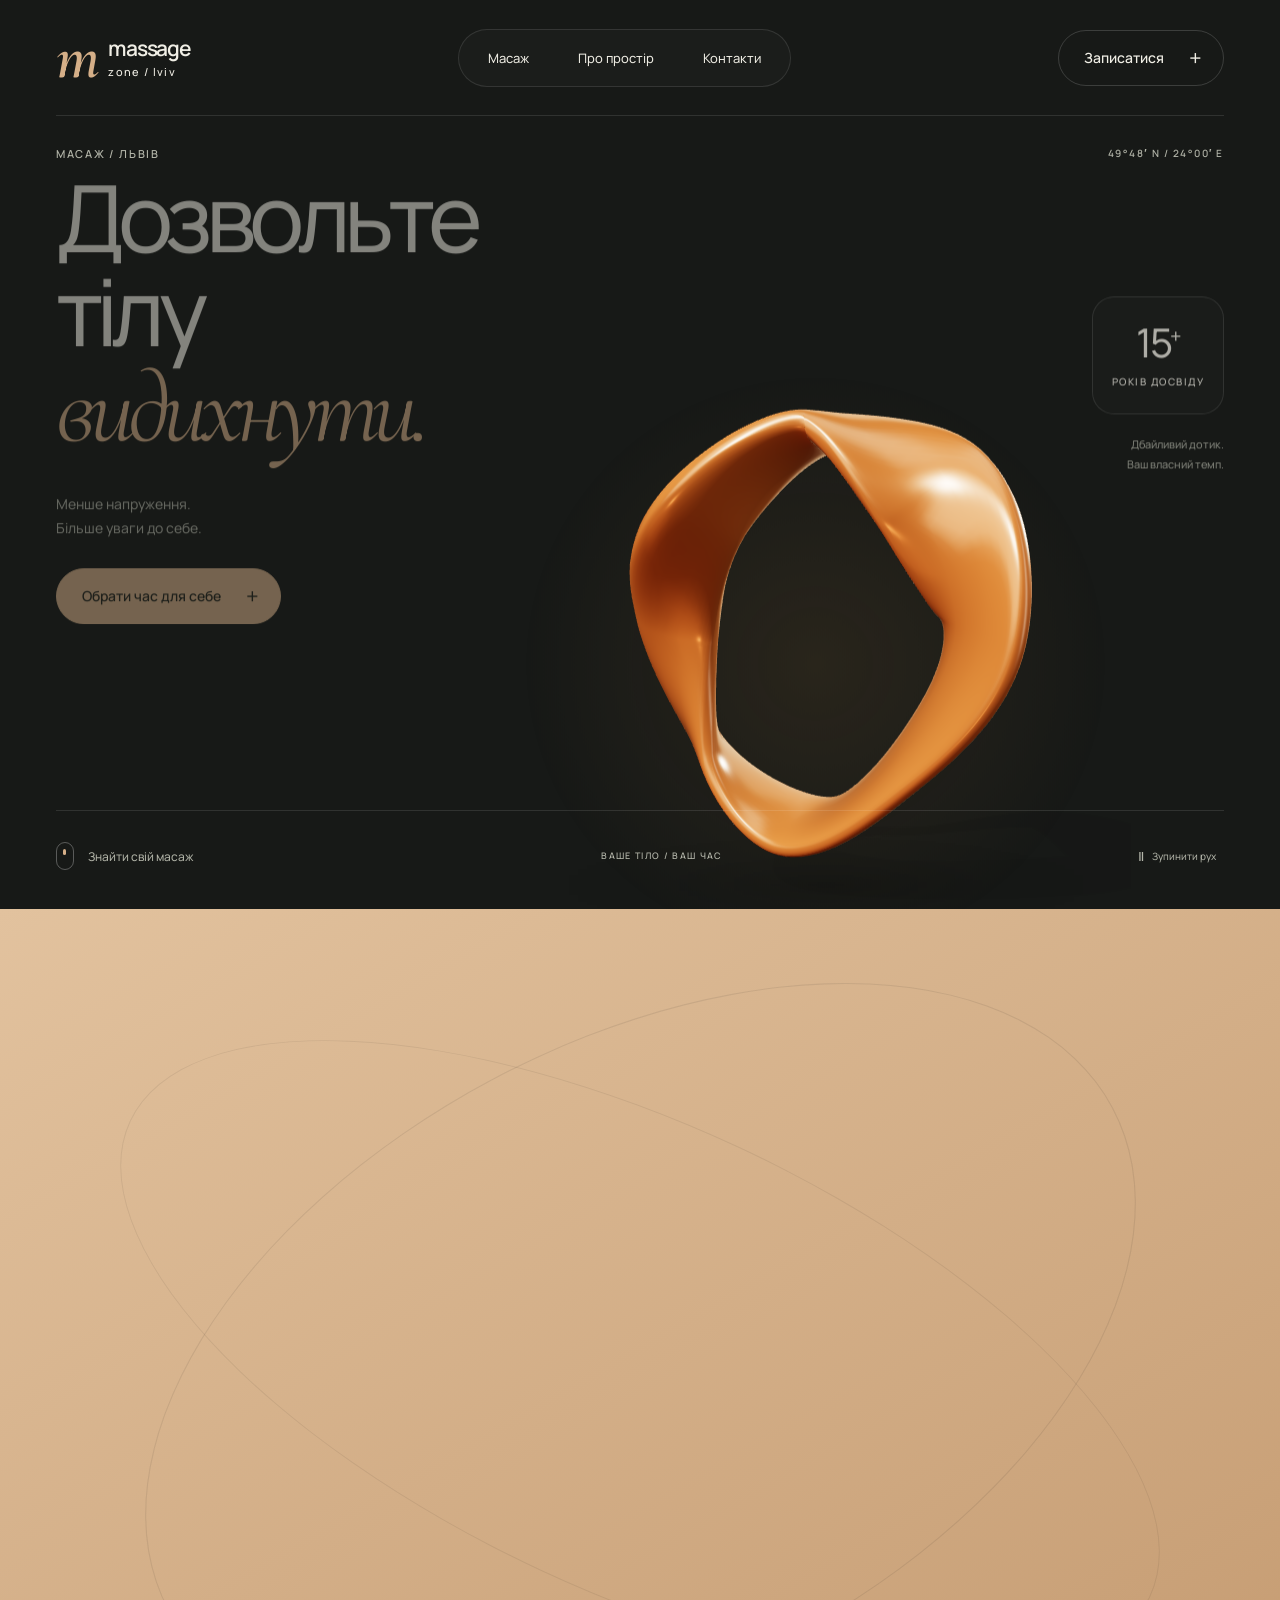
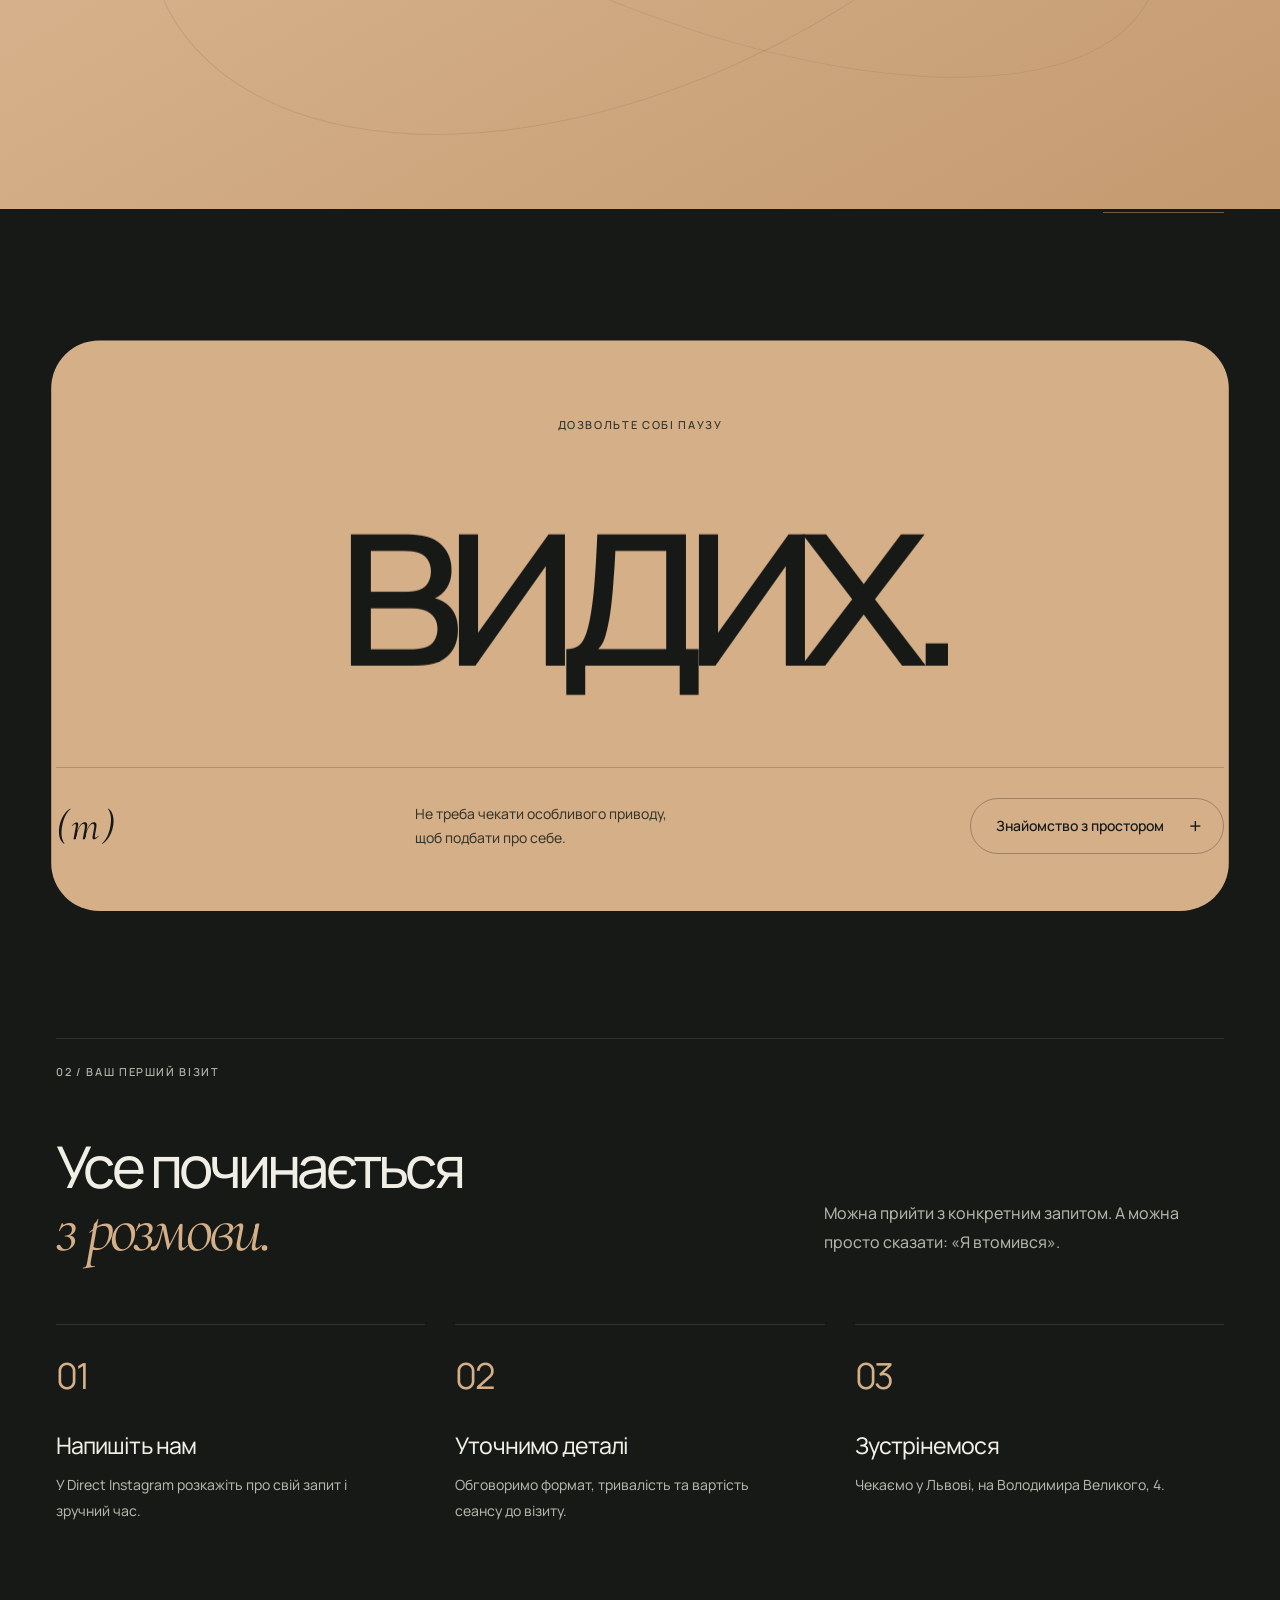
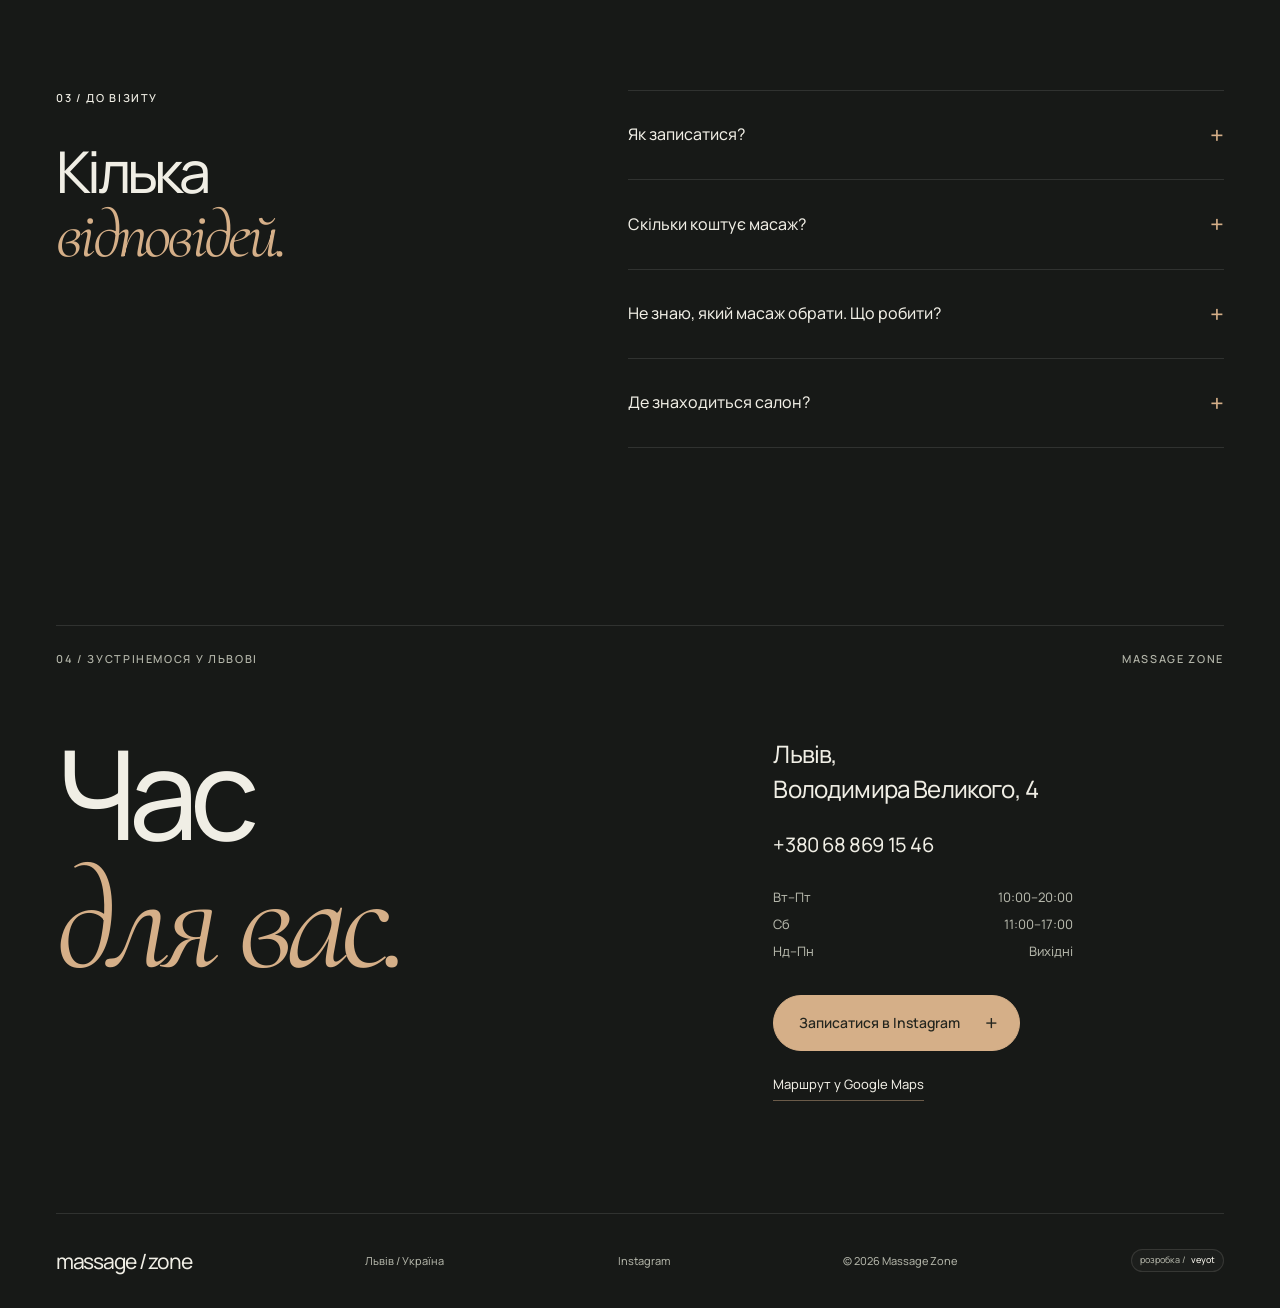
<file: index.html>
<!doctype html>
<html lang="uk">
<head>
  <meta charset="UTF-8"><meta name="viewport" content="width=device-width, initial-scale=1">
  <meta name="theme-color" content="#171917">
  <title>Massage Zone / Масаж у Львові</title>
  <meta name="description" content="Massage Zone Lviv — масаж із увагою до вашого тіла. 15+ років досвіду. Львів, вул. Володимира Великого, 4. Запис через Instagram.">
  <link rel="icon" href="./assets/favicon.svg" type="image/svg+xml">
  <link rel="preconnect" href="https://fonts.googleapis.com"><link rel="preconnect" href="https://fonts.gstatic.com" crossorigin>
  <link href="https://fonts.googleapis.com/css2?family=Manrope:wght@400;450;500;550;600;650;700&family=Cormorant+Garamond:ital,wght@0,400;0,500;1,400;1,500&display=swap" rel="stylesheet">
  <link rel="stylesheet" href="./style.css">
  <link rel="stylesheet" href="./motion.css?v=3">
  <script>try{if(sessionStorage.getItem('mz-page-transition')===location.pathname&&!matchMedia('(prefers-reduced-motion: reduce)').matches)document.documentElement.dataset.pageTransition='enter';sessionStorage.removeItem('mz-page-transition')}catch{}</script>
  <script src="./app.js?v=2" defer></script><script type="module" src="./scene.js?v=2"></script>
</head>
<body>
  <a class="skip-link" href="#main">Перейти до вмісту</a>
  <div class="page-curtain" aria-hidden="true"><span>massage / zone</span></div>
  <div class="cursor" aria-hidden="true"><span></span></div>
  <header class="header wrap">
    <a href="./index.html" class="brand" aria-label="Massage Zone — головна"><span class="brand-symbol" aria-hidden="true">m</span><span>massage<span class="brand-second">zone / lviv</span></span></a>
    <nav class="desktop-nav" aria-label="Головна навігація"><a href="#massage">Масаж</a><a href="./studio.html">Про простір</a><a href="#contacts">Контакти</a></nav>
    <a class="pill header-cta" href="https://www.instagram.com/massage.zone.lviv/" target="_blank" rel="noopener noreferrer">Записатися <span class="pill-symbol" aria-hidden="true">+</span></a>
    <button class="menu-toggle" aria-label="Відкрити меню" aria-expanded="false" aria-controls="mobile-nav"><span></span><span></span></button>
    <nav id="mobile-nav" class="mobile-nav" aria-label="Мобільна навігація" hidden><a href="#massage">Масаж</a><a href="./studio.html">Про простір</a><a href="#contacts">Контакти</a><a href="https://www.instagram.com/massage.zone.lviv/" target="_blank" rel="noopener noreferrer">Записатися в Instagram</a></nav>
  </header>
  <main id="main">
    <section class="hero wrap" aria-labelledby="hero-title">
      <div class="hero-topline"><span class="eyebrow">МАСАЖ / ЛЬВІВ</span><span class="eyebrow hero-coordinate">49°48′ N / 24°00′ E</span></div>
      <div class="hero-copy" data-depth="-0.055"><h1 id="hero-title">Дозвольте<br>тілу<br><em>видихнути.</em></h1><p>Менше напруження.<br>Більше уваги до себе.</p><a class="pill pill-warm main-cta" href="https://www.instagram.com/massage.zone.lviv/" target="_blank" rel="noopener noreferrer">Обрати час для себе <span class="pill-symbol" aria-hidden="true">+</span></a></div>
      <div class="sculpture-stage" data-depth="0.13"><div class="stage-halo" aria-hidden="true"></div><canvas id="sculpture" aria-label="Бурштинова об’ємна скульптура, що плавно реагує на рух курсора" role="img"></canvas><div id="webgl-fallback" class="webgl-fallback" hidden><span>тиша<br><em>всередині.</em></span></div></div>
      <aside class="hero-aside" data-depth="0.045"><div class="experience glass"><span class="stat-number">15<sup>+</sup></span><span class="eyebrow">РОКІВ ДОСВІДУ</span></div><p class="aside-note">Дбайливий дотик.<br>Ваш власний темп.</p></aside>
      <div class="hero-bottom"><a class="scroll-link" href="#massage"><span class="scroll-track" aria-hidden="true"><span></span></span>Знайти свій масаж</a><span class="hero-signature eyebrow">ВАШЕ ТІЛО / ВАШ ЧАС</span><button id="motion-toggle" class="motion-toggle" aria-label="Зупинити рух 3D-об’єкта" aria-pressed="false"><span aria-hidden="true">Ⅱ</span> <span class="motion-label">Зупинити рух</span></button></div>
    </section>
    <section id="massage" class="services section wrap" aria-labelledby="services-title">
      <div class="section-label"><span class="eyebrow">01 / МАСАЖ</span><span class="eyebrow">ПОЧНІМО З ВАШОГО ЗАПИТУ</span></div>
      <div class="section-heading reveal"><h2 id="services-title">Як почувається<br><em>ваше тіло?</em></h2><p>Напруга в плечах, втома у спині чи бажання сповільнитися. Розкажіть, що вас привело — сеанс підбираємо індивідуально.</p></div>
      <div class="service-grid">
        <button class="service-card reveal" data-service="back"><span class="card-top"><span class="card-number">01</span><span class="card-open" aria-hidden="true">+</span></span><span class="body-lines" aria-hidden="true"><span></span><span></span><span></span><span></span></span><span class="card-tag eyebrow">СПИНА / ШИЯ</span><span class="card-title">Розправити<br>плечі</span><span class="card-description">Коли спина нагадує про довгий день за столом.</span><span class="card-bottom">Детальніше <span aria-hidden="true">+</span></span></button>
        <button class="service-card reveal" data-service="lower"><span class="card-top"><span class="card-number">02</span><span class="card-open" aria-hidden="true">+</span></span><span class="body-lines lines-wave" aria-hidden="true"><span></span><span></span><span></span><span></span></span><span class="card-tag eyebrow">ПОПЕРЕК / УВАГА ДО ТІЛА</span><span class="card-title">Почути<br>своє тіло</span><span class="card-description">Коли хочеться приділити увагу напруженим ділянкам.</span><span class="card-bottom">Детальніше <span aria-hidden="true">+</span></span></button>
        <button class="service-card reveal" data-service="personal"><span class="card-top"><span class="card-number">03</span><span class="card-open" aria-hidden="true">+</span></span><span class="body-lines lines-round" aria-hidden="true"><span></span><span></span><span></span><span></span></span><span class="card-tag eyebrow">ІНДИВІДУАЛЬНИЙ СЕАНС</span><span class="card-title">Побути<br>для себе</span><span class="card-description">Коли потрібна пауза, у якій ви на першому місці.</span><span class="card-bottom">Детальніше <span aria-hidden="true">+</span></span></button>
      </div>
      <div class="service-footnote"><p>Тривалість і вартість — під час запису.</p><a class="text-link" href="https://www.instagram.com/massage.zone.lviv/" target="_blank" rel="noopener noreferrer">Уточнити в Instagram</a></div>
    </section>
    <section class="pause-section" aria-labelledby="pause-title"><div class="wrap pause-content"><span class="eyebrow">ДОЗВОЛЬТЕ СОБІ ПАУЗУ</span><h2 id="pause-title" data-depth="-0.065">видих.</h2><div class="pause-bottom"><span class="pause-mark" aria-hidden="true">( m )</span><p>Не треба чекати особливого приводу,<br>щоб подбати про себе.</p><a class="pill pill-outline" href="./studio.html">Знайомство з простором <span class="pill-symbol" aria-hidden="true">+</span></a></div></div></section>
    <section class="process section wrap" aria-labelledby="process-title"><div class="section-label"><span class="eyebrow">02 / ВАШ ПЕРШИЙ ВІЗИТ</span></div><div class="section-heading reveal"><h2 id="process-title">Усе починається<br><em>з розмови.</em></h2><p>Можна прийти з конкретним запитом. А можна просто сказати: «Я втомився».</p></div><div class="process-grid"><article class="process-card reveal"><span class="card-number">01</span><h3>Напишіть нам</h3><p>У Direct Instagram розкажіть про свій запит і зручний час.</p></article><article class="process-card reveal"><span class="card-number">02</span><h3>Уточнимо деталі</h3><p>Обговоримо формат, тривалість та вартість сеансу до візиту.</p></article><article class="process-card reveal"><span class="card-number">03</span><h3>Зустрінемося</h3><p>Чекаємо у Львові, на Володимира Великого, 4.</p></article></div></section>
    <section class="faq section wrap" aria-labelledby="faq-title"><div class="faq-heading"><span class="eyebrow">03 / ДО ВІЗИТУ</span><h2 id="faq-title">Кілька<br><em>відповідей.</em></h2></div><div class="faq-list"><details><summary>Як записатися?<span aria-hidden="true">+</span></summary><p>Напишіть у <a href="https://www.instagram.com/massage.zone.lviv/" target="_blank" rel="noopener noreferrer">Direct Instagram</a> або зателефонуйте <a href="tel:+380688691546">+380 68 869 15 46</a>. Узгодимо зручний час і деталі сеансу.</p></details><details><summary>Скільки коштує масаж?<span aria-hidden="true">+</span></summary><p>Актуальну вартість і тривалість обраного сеансу уточнюйте в Instagram. Домовтеся про всі деталі перед візитом.</p></details><details><summary>Не знаю, який масаж обрати. Що робити?<span aria-hidden="true">+</span></summary><p>Почніть із того, що відчуваєте і чого очікуєте від візиту. У Massage Zone сеанси підбирають індивідуально.</p></details><details><summary>Де знаходиться салон?<span aria-hidden="true">+</span></summary><p>Львів, вул. Володимира Великого, 4. <a href="https://maps.app.goo.gl/EedyJrFYMkZ4gdkcA?g_st=ic" target="_blank" rel="noopener noreferrer">Відкрити маршрут у Google Maps</a>.</p></details></div></section>
    <section id="contacts" class="contacts section wrap" aria-labelledby="contact-title"><div class="section-label"><span class="eyebrow">04 / ЗУСТРІНЕМОСЯ У ЛЬВОВІ</span><span class="eyebrow">MASSAGE ZONE</span></div><div class="contact-main"><h2 id="contact-title">Час<br><em>для вас.</em></h2><div class="contact-info"><p class="contact-address">Львів,<br>Володимира Великого, 4</p><a class="phone" href="tel:+380688691546">+380 68 869 15 46</a><div class="hours"><span>Вт–Пт</span><span>10:00–20:00</span><span>Сб</span><span>11:00–17:00</span><span>Нд–Пн</span><span>Вихідні</span></div><div class="contact-actions"><a class="pill pill-warm" href="https://www.instagram.com/massage.zone.lviv/" target="_blank" rel="noopener noreferrer">Записатися в Instagram <span class="pill-symbol" aria-hidden="true">+</span></a><a class="text-link" href="https://maps.app.goo.gl/EedyJrFYMkZ4gdkcA?g_st=ic" target="_blank" rel="noopener noreferrer">Маршрут у Google Maps</a></div></div></div></section>
  </main>
  <footer class="footer wrap"><a href="./index.html" class="footer-brand">massage / zone</a><span>Львів / Україна</span><a href="https://www.instagram.com/massage.zone.lviv/" target="_blank" rel="noopener noreferrer">Instagram</a><span>© <span class="year">2026</span> Massage Zone</span><a class="developer-credit" href="https://veyot-prod.space" target="_blank" rel="noopener noreferrer" aria-label="Розробник сайту — Veyot"><span>розробка /</span><strong>veyot</strong></a></footer>
  <dialog id="service-dialog" class="service-dialog"><button class="dialog-close" aria-label="Закрити опис">×</button><span class="eyebrow" id="dialog-tag"></span><h2 id="dialog-title"></h2><p id="dialog-description"></p><div class="dialog-note">Формат, тривалість і вартість уточнюємо індивідуально перед записом.</div><a class="pill pill-warm" href="https://www.instagram.com/massage.zone.lviv/" target="_blank" rel="noopener noreferrer">Обговорити сеанс в Instagram <span class="pill-symbol" aria-hidden="true">+</span></a></dialog>
</body>
</html>
</file>
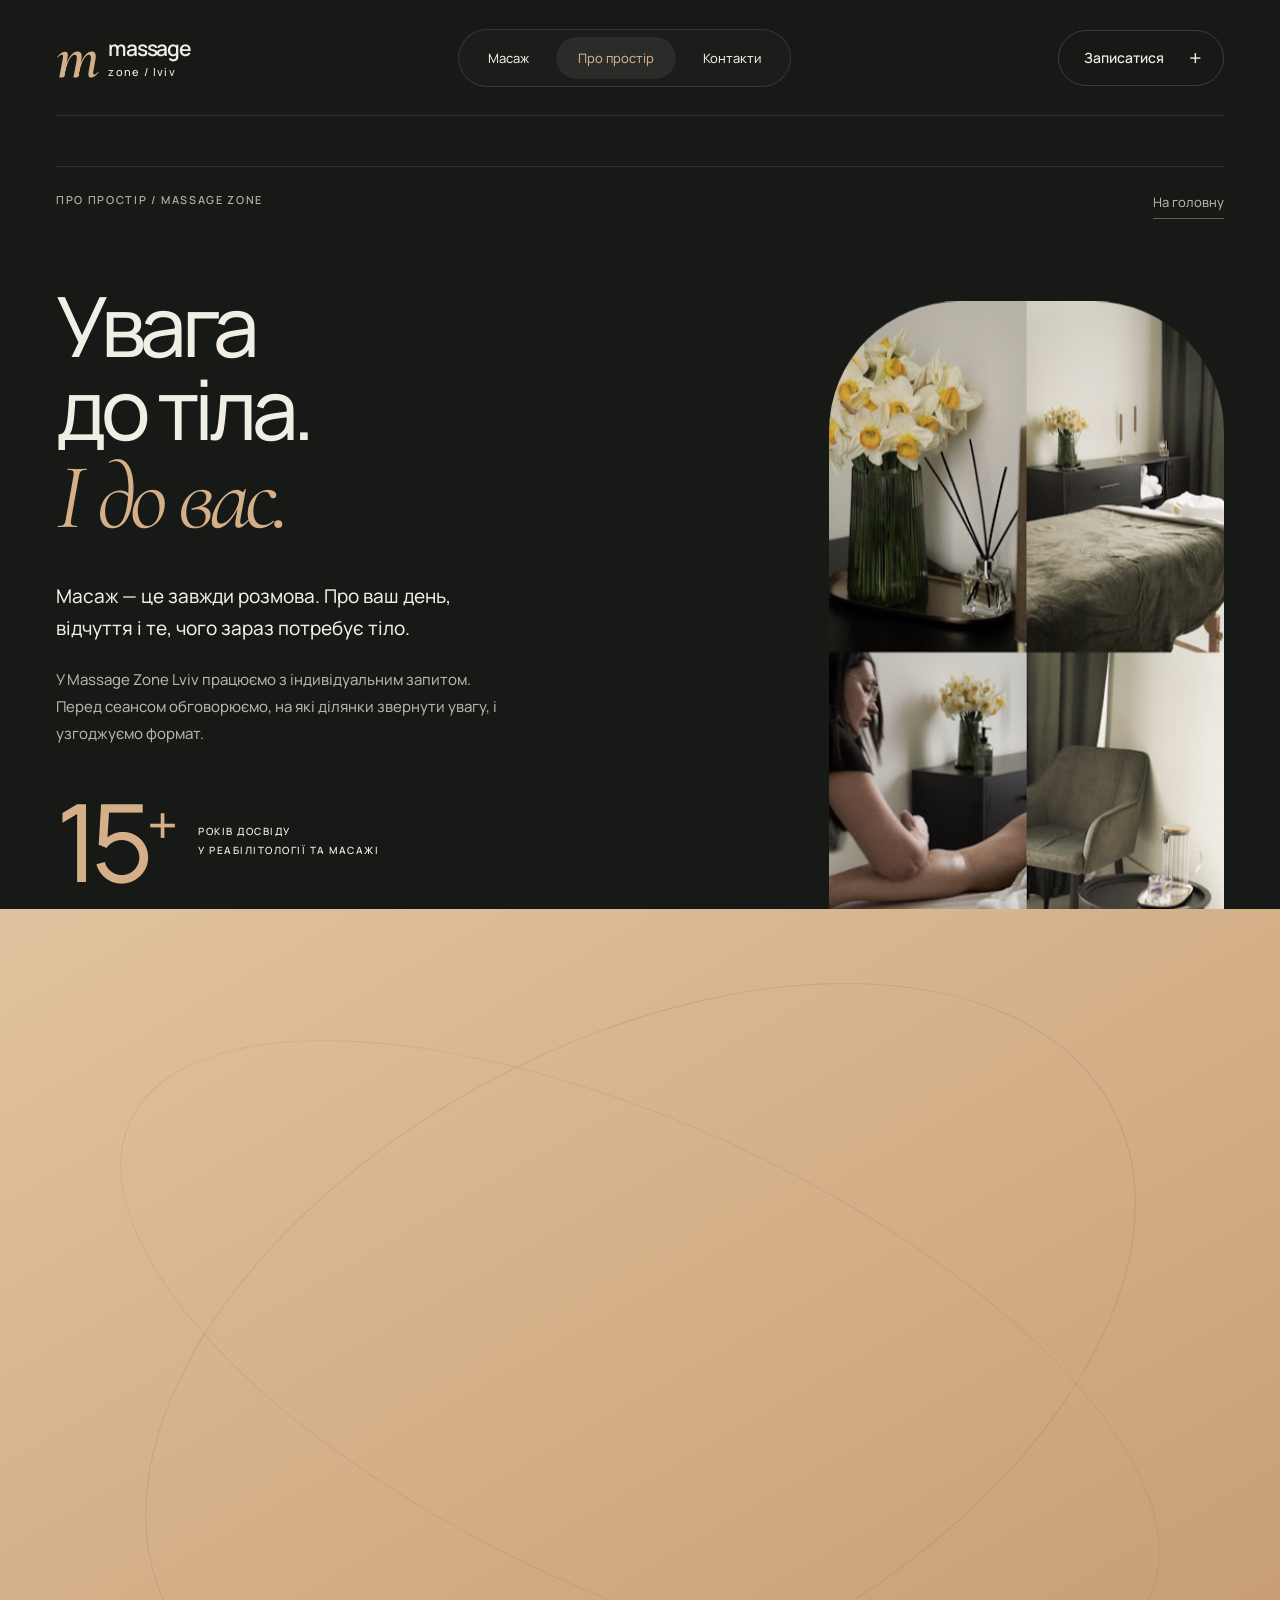
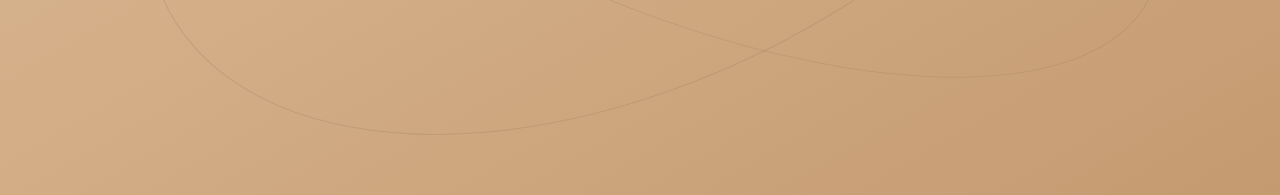
<file: studio.html>
<!doctype html>
<html lang="uk">
<head><meta charset="UTF-8"><meta name="viewport" content="width=device-width, initial-scale=1"><meta name="theme-color" content="#171917"><title>Простір / Massage Zone Lviv</title><meta name="description" content="Знайомство з Massage Zone Lviv: 15+ років досвіду, індивідуальний підхід і простір для масажу у Львові, на Володимира Великого, 4."><link rel="icon" href="./assets/favicon.svg" type="image/svg+xml"><link rel="preconnect" href="https://fonts.googleapis.com"><link rel="preconnect" href="https://fonts.gstatic.com" crossorigin><link href="https://fonts.googleapis.com/css2?family=Manrope:wght@400;450;500;550;600;650;700&family=Cormorant+Garamond:ital,wght@0,400;0,500;1,400;1,500&display=swap" rel="stylesheet"><link rel="stylesheet" href="./style.css"><link rel="stylesheet" href="./motion.css?v=3"><script>try{if(sessionStorage.getItem('mz-page-transition')===location.pathname&&!matchMedia('(prefers-reduced-motion: reduce)').matches)document.documentElement.dataset.pageTransition='enter';sessionStorage.removeItem('mz-page-transition')}catch{}</script><script src="./app.js?v=2" defer></script></head>
<body><a class="skip-link" href="#main">Перейти до вмісту</a><div class="page-curtain" aria-hidden="true"><span>massage / zone</span></div><div class="cursor" aria-hidden="true"><span></span></div>
<header class="header wrap"><a href="./index.html" class="brand" aria-label="Massage Zone — головна"><span class="brand-symbol" aria-hidden="true">m</span><span>massage<span class="brand-second">zone / lviv</span></span></a><nav class="desktop-nav" aria-label="Головна навігація"><a href="./index.html#massage">Масаж</a><a href="./studio.html" aria-current="page">Про простір</a><a href="./index.html#contacts">Контакти</a></nav><a class="pill header-cta" href="https://www.instagram.com/massage.zone.lviv/" target="_blank" rel="noopener noreferrer">Записатися <span class="pill-symbol" aria-hidden="true">+</span></a><button class="menu-toggle" aria-label="Відкрити меню" aria-expanded="false" aria-controls="mobile-nav"><span></span><span></span></button><nav id="mobile-nav" class="mobile-nav" aria-label="Мобільна навігація" hidden><a href="./index.html#massage">Масаж</a><a href="./studio.html">Про простір</a><a href="./index.html#contacts">Контакти</a></nav></header>
<main id="main"><section class="studio-hero wrap section"><div class="section-label"><span class="eyebrow">ПРО ПРОСТІР / MASSAGE ZONE</span><a href="./index.html" class="text-link">На головну</a></div><div class="studio-layout"><div class="studio-copy"><h1>Увага<br>до тіла.<br><em>І до вас.</em></h1><p class="studio-intro">Масаж — це завжди розмова. Про ваш день, відчуття і те, чого зараз потребує тіло.</p><p>У Massage Zone Lviv працюємо з індивідуальним запитом. Перед сеансом обговорюємо, на які ділянки звернути увагу, і узгоджуємо формат.</p><div class="studio-stat"><span>15<sup>+</sup></span><span class="eyebrow">РОКІВ ДОСВІДУ<br>У РЕАБІЛІТОЛОГІЇ ТА МАСАЖІ</span></div><a href="https://www.instagram.com/massage.zone.lviv/" target="_blank" rel="noopener noreferrer" class="pill pill-warm">Познайомитися в Instagram <span class="pill-symbol" aria-hidden="true">+</span></a></div><figure class="studio-photo"><div class="photo-frame" data-depth="0.07"><img src="./assets/massage-zone.jpg" width="381" height="677" alt="Колаж із власних фото Massage Zone Lviv: масажний кабінет, квіти, сеанс масажу та місце для відпочинку"></div><figcaption><span>Наш простір / наші дотики</span><span>Львів</span></figcaption></figure></div></section><section class="studio-visit section wrap"><span class="eyebrow">БУДЕМО РАДІ ЗУСТРІЧІ</span><h2>Знайдіть час.<br><em>Ми поруч.</em></h2><div class="studio-visit-info"><p>Володимира Великого, 4 / Львів<br><a href="tel:+380688691546">+380 68 869 15 46</a></p><a class="pill pill-outline" href="https://maps.app.goo.gl/EedyJrFYMkZ4gdkcA?g_st=ic" target="_blank" rel="noopener noreferrer">Відкрити маршрут <span class="pill-symbol" aria-hidden="true">+</span></a></div></section></main><footer class="footer wrap"><a href="./index.html" class="footer-brand">massage / zone</a><span>Львів / Україна</span><a href="https://www.instagram.com/massage.zone.lviv/" target="_blank" rel="noopener noreferrer">Instagram</a><span>© <span class="year">2026</span> Massage Zone</span><a class="developer-credit" href="https://veyot-prod.space" target="_blank" rel="noopener noreferrer" aria-label="Розробник сайту — Veyot"><span>розробка /</span><strong>veyot</strong></a></footer></body></html>
</file>
<file: style.css>
:root{--bg:#171917;--surface:#212421;--ink:#f0eee5;--muted:#b3b5a9;--accent:#d5af88;--line:#ffffff1c;--ease:cubic-bezier(.215,.61,.355,1);--sans:'Manrope',sans-serif;--serif:'Cormorant Garamond',serif;color-scheme:dark;font-family:var(--sans);font-size:16px}
*{box-sizing:border-box}html{scroll-behavior:smooth;scroll-padding-top:90px}body{margin:0;background:var(--bg);color:var(--ink);font-weight:450;-webkit-font-smoothing:antialiased}body.dialog-open{overflow:hidden}::selection{background:var(--accent);color:var(--bg)}a{color:inherit;text-decoration:none}button{font:inherit;color:inherit;cursor:pointer}button,a,summary{-webkit-tap-highlight-color:transparent}button{border:0}button:focus-visible,a:focus-visible,summary:focus-visible{outline:2px solid var(--accent);outline-offset:6px}button:disabled{cursor:default}p{font-size:1rem;line-height:1.8;color:var(--muted);margin:0}h1,h2,h3{margin:0;font-weight:450;letter-spacing:-.065em;line-height:1.02}em{font-family:var(--serif);font-weight:400;letter-spacing:-.055em}img{display:block;max-width:100%}sup{font-size:.5em;vertical-align:super}a,button,summary{touch-action:manipulation}.wrap{width:calc(100% - 112px);max-width:1488px;margin-inline:auto}.section{padding-block:112px}.eyebrow{font-size:11px;line-height:1.6;letter-spacing:.15em;font-weight:550;text-transform:uppercase}.skip-link{position:fixed;left:16px;top:-100px;z-index:200;padding:12px 20px;background:var(--accent);color:var(--bg)}.skip-link:focus{top:16px}.header{height:116px;display:flex;align-items:center;justify-content:space-between;position:relative;z-index:20;border-bottom:1px solid var(--line)}.brand{display:flex;align-items:center;gap:12px;font-size:21px;font-weight:600;letter-spacing:-.06em;line-height:1}.brand-symbol{font-family:var(--serif);font-style:italic;font-size:64px;line-height:.6;letter-spacing:-.12em;margin-right:4px;color:var(--accent)}.brand-second{display:block;font-size:11px;font-weight:500;letter-spacing:.12em;margin-top:7px}.desktop-nav{display:flex;padding:7px;background:#ffffff05;border:1px solid var(--line);border-radius:100px;gap:5px}.desktop-nav a{padding:12px 22px;font-size:13px;transition:background .3s var(--ease),color .3s var(--ease);border-radius:100px}.desktop-nav a:hover,.desktop-nav a[aria-current]{background:#ffffff11;color:var(--accent)}.pill{display:inline-flex;align-items:center;justify-content:center;gap:25px;padding:16px 21px 16px 25px;border:1px solid #ffffff29;border-radius:100px;font-size:14px;font-weight:550;transition:background .3s var(--ease),color .3s var(--ease),transform .3s var(--ease);white-space:nowrap}.pill:hover{background:var(--ink);color:var(--bg)}.pill-symbol{font-size:22px;line-height:1;font-weight:400}.pill-warm{background:var(--accent);color:#24261f;border-color:var(--accent)}.pill-warm:hover{background:#edccaa;border-color:#edccaa}.pill-outline{background:transparent}.menu-toggle,.mobile-nav{display:none}.hero{height:min(825px,calc(100svh - 116px));min-height:640px;position:relative;padding-top:29px}.hero-topline{display:flex;justify-content:space-between;color:var(--muted);position:relative;z-index:4}.hero-coordinate{font-size:10px}.hero-copy{position:absolute;left:0;top:119px;width:39%;z-index:5;will-change:transform}.hero-copy h1{font-size:clamp(65px,7.25vw,116px);font-weight:450;line-height:1.01;letter-spacing:-.073em}.hero-copy h1 em{display:inline-block;color:var(--accent);font-size:1.075em;line-height:.95;letter-spacing:-.07em}.hero-copy p{font-size:14px;line-height:1.7;margin-top:30px}.main-cta{margin-top:28px}.sculpture-stage{position:absolute;left:38%;top:50px;width:54%;height:calc(100% - 110px);z-index:2;will-change:transform}.stage-halo{position:absolute;inset:9% 0 0;background:radial-gradient(ellipse at center,#ba98720b,transparent 64%);pointer-events:none}.sculpture-stage canvas{position:relative;width:100%;height:100%;display:block;cursor:grab}.sculpture-stage canvas:active{cursor:grabbing}.hero-aside{position:absolute;right:0;top:148px;width:132px;z-index:6;will-change:transform}.glass{border:1px solid #ffffff25;background:#ffffff06;backdrop-filter:blur(20px);-webkit-backdrop-filter:blur(20px);border-radius:22px}.experience{padding:24px 17px;display:flex;flex-direction:column;align-items:center;gap:10px}.stat-number{font-size:40px;line-height:1.05;letter-spacing:-.06em}.experience .eyebrow{font-size:9px;white-space:nowrap}.aside-note{font-size:11px;line-height:1.8;margin-top:20px;text-align:right}.hero-bottom{position:absolute;bottom:27px;left:0;right:0;display:flex;justify-content:space-between;align-items:center;border-top:1px solid var(--line);padding-top:28px;z-index:6}.scroll-link{display:flex;align-items:center;gap:14px;font-size:12px;color:var(--muted);transition:color .3s}.scroll-link:hover{color:var(--ink)}.scroll-track{display:block;width:18px;height:28px;border:1px solid #ffffff4a;border-radius:20px;position:relative}.scroll-track span{position:absolute;width:3px;height:6px;border-radius:3px;background:var(--accent);top:6px;left:6px}.hero-signature{color:var(--muted);font-size:9px}.motion-toggle{display:flex;gap:8px;align-items:center;background:transparent;font-size:10px;color:var(--muted);padding:8px}.motion-toggle>span:first-child{font-size:13px}.webgl-fallback{height:100%;display:flex;align-items:center;justify-content:center;color:var(--accent);font-size:clamp(40px,5vw,90px);letter-spacing:-.07em;text-align:center}.webgl-fallback[hidden]{display:none}.section-label{display:flex;justify-content:space-between;gap:20px;color:var(--muted);padding-top:24px;border-top:1px solid var(--line)}.section-heading{display:grid;grid-template-columns:1.1fr .7fr;gap:12%;align-items:end;margin-top:56px;margin-bottom:60px}.section-heading h2,.faq h2{font-size:clamp(44px,4.5vw,72px)}.section-heading h2 em,.faq h2 em{font-size:1.17em;color:var(--accent)}.section-heading>p{font-size:16px;max-width:400px;line-height:1.85;padding-bottom:6px}.service-grid{display:grid;grid-template-columns:repeat(3,1fr);gap:16px}.service-card{position:relative;display:flex;flex-direction:column;text-align:left;background:var(--surface);padding:28px;border:1px solid #ffffff09;border-radius:25px;min-height:443px;overflow:hidden;transition:transform .5s var(--ease),background .3s var(--ease),box-shadow .5s var(--ease);z-index:1}.service-card:hover,.service-card:focus-visible{transform:translateY(-12px) scale(1.015);background:#2a2e28;box-shadow:0 24px 48px #0005;z-index:3}.card-top{display:flex;align-items:center;justify-content:space-between;width:100%}.card-number{font-size:36px;font-weight:400;letter-spacing:-.06em;color:var(--accent)}.card-open{width:34px;height:34px;border:1px solid #ffffff24;border-radius:50%;display:grid;place-items:center;font-size:22px;color:var(--muted);transition:background .3s,color .3s}.service-card:hover .card-open{background:var(--accent);color:var(--bg);border-color:var(--accent)}.body-lines{height:110px;width:130px;display:flex;position:relative;align-self:flex-end;margin-top:-10px;opacity:.27;transform:rotate(-23deg);pointer-events:none}.body-lines>span{position:absolute;border:1px solid var(--accent);height:95px;width:64px;border-radius:50%;left:0;top:0}.body-lines>span:nth-child(2){left:20px}.body-lines>span:nth-child(3){left:40px}.body-lines>span:nth-child(4){left:60px}.lines-wave{transform:rotate(26deg)}.lines-wave>span{border-radius:50% 25% 50% 25%}.lines-round{transform:rotate(0)}.lines-round>span{height:82px;width:82px;left:20px;top:15px}.lines-round>span:nth-child(2){left:20px;top:5px}.lines-round>span:nth-child(3){left:20px;top:-5px}.lines-round>span:nth-child(4){left:20px;top:-15px}.card-tag{font-size:10px;color:var(--muted);margin-top:15px}.card-title{font-size:34px;line-height:1.12;letter-spacing:-.05em;margin-top:15px;display:block}.card-description{font-size:13px;line-height:1.8;color:var(--muted);max-width:270px;margin-top:17px}.card-bottom{display:flex;width:100%;justify-content:space-between;margin-top:28px;padding-top:19px;border-top:1px solid var(--line);font-size:12px}.card-bottom span{font-size:18px;line-height:1}.service-footnote{display:flex;justify-content:space-between;gap:20px;margin-top:30px}.service-footnote p,.service-footnote a{font-size:12px}.text-link{border-bottom:1px solid #d5af8870;padding-bottom:5px;font-size:13px;line-height:1.7;transition:color .3s,border-color .3s}.text-link:hover{color:var(--accent);border-color:var(--accent)}.pause-section{background:#d5af88;color:var(--bg);position:relative;overflow:hidden;padding:76px 0 57px;margin:15px 0}.pause-content>.eyebrow{display:block;text-align:center;color:#34362c}.pause-content h2{font-size:clamp(130px,19vw,300px);line-height:1.18;font-weight:450;text-align:center;letter-spacing:-.095em;padding:10px 0 36px;will-change:transform}.pause-bottom{display:flex;align-items:center;justify-content:space-between;gap:24px;padding-top:30px;border-top:1px solid #17191733}.pause-mark{font:italic 42px var(--serif);letter-spacing:-.08em}.pause-bottom p{font-size:14px;color:#35362b;line-height:1.7}.pause-bottom .pill{border-color:#1719174d}.pause-bottom .pill:hover{background:var(--bg);color:var(--accent)}.process-grid{display:grid;grid-template-columns:repeat(3,1fr);gap:30px}.process-card{border-top:1px solid var(--line);padding-top:26px}.process-card h3{font-size:23px;letter-spacing:-.04em;margin-top:34px}.process-card p{max-width:320px;font-size:14px;margin-top:15px}.faq{display:grid;grid-template-columns:.8fr 1.2fr;gap:15%;padding-top:50px}.faq h2{margin-top:35px}.faq-list{padding-top:5px}.faq details{border-top:1px solid var(--line);padding:25px 0}.faq details:last-child{border-bottom:1px solid var(--line)}.faq summary{list-style:none;cursor:pointer;display:flex;justify-content:space-between;align-items:center;gap:20px;font-size:16px;line-height:1.6}.faq summary::-webkit-details-marker{display:none}.faq summary span{font-size:24px;color:var(--accent);transition:transform .3s}.faq details[open] summary span{transform:rotate(45deg)}.faq details p{font-size:14px;margin-top:18px;max-width:95%}.faq details a{color:var(--ink);text-decoration:underline;text-underline-offset:4px}.contacts{padding-top:65px}.contact-main{display:grid;grid-template-columns:1fr .75fr;gap:10%;padding-top:65px}.contact-main h2{font-size:clamp(85px,9.7vw,155px);line-height:.96}.contact-main h2 em{font-size:1.15em;color:var(--accent)}.contact-info{padding-top:4px}.contact-address{font-size:24px;letter-spacing:-.035em;line-height:1.45;color:var(--ink)}.phone{display:block;font-size:20px;letter-spacing:-.02em;margin-top:24px}.hours{display:grid;grid-template-columns:1fr 1fr;max-width:300px;gap:9px 30px;font-size:13px;color:var(--muted);margin-top:30px}.hours span:nth-child(even){text-align:right}.contact-actions{display:flex;align-items:flex-start;flex-direction:column;gap:22px;margin-top:35px}.footer{padding-block:33px;border-top:1px solid var(--line);display:flex;justify-content:space-between;align-items:center;gap:20px;font-size:11px;color:var(--muted)}.footer-brand{font-size:21px;letter-spacing:-.06em;color:var(--ink)}.footer>a:last-of-type:hover{color:var(--accent)}.service-dialog{color:var(--ink);background:#242823;padding:48px;max-width:550px;width:calc(100% - 36px);border:1px solid #ffffff26;border-radius:28px;overflow:visible;box-shadow:0 50px 140px #0008}.service-dialog::backdrop{background:#0b0d0bc7;backdrop-filter:blur(12px)}.service-dialog[open]{animation:dialog-in .3s var(--ease)}.service-dialog .eyebrow{color:var(--accent);padding-right:25px}.service-dialog h2{font-size:50px;letter-spacing:-.055em;line-height:1.05;margin-top:26px}.service-dialog p{font-size:15px;margin-top:25px}.dialog-note{font-size:12px;color:var(--muted);line-height:1.8;margin:28px 0}.service-dialog .pill{font-size:13px;gap:12px;padding-inline:20px;width:100%;white-space:normal}.dialog-close{position:absolute;right:20px;top:15px;background:transparent;font-size:30px;color:var(--muted);width:40px;height:40px;display:grid;place-items:center}.page-curtain{position:fixed;z-index:100;inset:0;background:var(--accent);transform:translateY(100%);display:flex;align-items:center;justify-content:center;pointer-events:none;transition:transform .5s var(--ease);color:var(--bg);font-size:40px;letter-spacing:-.06em}.page-curtain.active{transform:translateY(0);pointer-events:auto}.cursor{position:fixed;top:0;left:0;width:36px;height:36px;border:1px solid #d5af8870;border-radius:50%;pointer-events:none;z-index:150;display:none;align-items:center;justify-content:center;transform:translate(-100px,-100px);transition:width .3s var(--ease),height .3s var(--ease),background .3s var(--ease);mix-blend-mode:normal}.cursor>span{width:5px;height:5px;border-radius:50%;background:var(--accent)}.cursor.hover{width:58px;height:58px;background:#d5af8810}.cursor.hidden{opacity:0}.custom-cursor,.custom-cursor a,.custom-cursor button,.custom-cursor summary,.custom-cursor canvas{cursor:none}.custom-cursor .cursor{display:flex}.js .reveal{opacity:0;transition:opacity .6s var(--ease)}.js .reveal.visible{opacity:1}.studio-hero{padding-top:50px}.studio-layout{display:grid;grid-template-columns:1.1fr .7fr;gap:13%;margin-top:65px}.studio-copy h1{font-size:clamp(64px,6.5vw,104px);line-height:1}.studio-copy h1 em{font-size:1.12em;color:var(--accent)}.studio-intro{color:var(--ink);font-size:19px;line-height:1.7;max-width:450px;margin-top:36px}.studio-copy>p:not(.studio-intro){max-width:450px;font-size:15px;margin-top:22px}.studio-stat{display:flex;align-items:center;gap:28px;margin:40px 0}.studio-stat>span:first-child{font-size:108px;letter-spacing:-.07em;line-height:1;color:var(--accent)}.studio-stat .eyebrow{font-size:10px;line-height:1.9}.studio-photo{margin:0;padding-top:18px}.photo-frame{overflow:hidden;border-radius:130px 130px 22px 22px;max-width:400px;margin:auto;will-change:transform}.photo-frame img{width:100%;height:auto;filter:saturate(.7);aspect-ratio:381/677;object-fit:cover}.studio-photo figcaption{display:flex;justify-content:space-between;font-size:10px;color:var(--muted);margin-top:30px;gap:10px}.studio-visit{border-top:1px solid var(--line);padding-top:55px}.studio-visit h2{font-size:clamp(64px,7vw,112px);margin-top:45px}.studio-visit h2 em{color:var(--accent);font-size:1.14em}.studio-visit-info{display:flex;justify-content:space-between;gap:30px;align-items:end;margin-top:45px}.studio-visit-info p{line-height:2;font-size:16px}.studio-visit-info a:not(.pill){color:var(--ink)}@keyframes dialog-in{from{opacity:0;transform:translateY(15px)}to{opacity:1;transform:translateY(0)}}
@media(min-width:1700px){.hero-copy h1{font-size:124px}.hero{height:860px;max-height:none}.hero-copy{top:145px}.sculpture-stage{top:70px}.hero-aside{top:180px}}
@media(max-width:1100px){.wrap{width:calc(100% - 64px)}.header{height:100px}.desktop-nav a{padding:11px 16px}.header-cta{font-size:12px;padding:14px 17px}.hero{height:700px;min-height:620px}.hero-copy{top:135px;width:43%}.hero-copy h1{font-size:7.6vw}.hero-aside{top:120px;width:105px}.experience{padding:19px 10px}.experience .eyebrow{font-size:8px}.stat-number{font-size:36px}.sculpture-stage{left:37%;width:61%;top:95px;height:76%}.hero-signature{display:none}.aside-note{font-size:10px}.section{padding-block:90px}.section-heading{gap:8%}.service-card{padding:23px;min-height:423px}.card-title{font-size:30px}.card-description{font-size:12px}.card-tag{font-size:9px}.pause-bottom p{font-size:12px}.pause-bottom .pill{font-size:12px;gap:16px}.faq{gap:10%;padding-top:45px}.studio-layout{gap:9%;grid-template-columns:1.1fr .8fr}}
@media(max-width:760px){html{scroll-padding-top:30px}.wrap{width:calc(100% - 40px)}.header{height:86px}.brand{font-size:18px;gap:9px}.brand-symbol{font-size:54px}.brand-second{font-size:9px;margin-top:6px}.desktop-nav,.header-cta{display:none}.menu-toggle{display:flex;flex-direction:column;gap:6px;padding:15px 4px 15px 20px;background:transparent;width:48px;height:46px;justify-content:center}.menu-toggle span{display:block;width:24px;height:1px;background:var(--ink);transition:transform .3s}.menu-toggle[aria-expanded=true] span:first-child{transform:translateY(3.5px) rotate(45deg)}.menu-toggle[aria-expanded=true] span:last-child{transform:translateY(-3.5px) rotate(-45deg)}.mobile-nav:not([hidden]){display:flex;position:absolute;top:85px;left:-20px;right:-20px;background:#20241ffa;backdrop-filter:blur(20px);flex-direction:column;padding:25px 20px 30px;gap:4px;border-bottom:1px solid var(--line)}.mobile-nav a{padding:14px 4px;font-size:20px;letter-spacing:-.03em}.hero{height:790px;min-height:0;max-height:none;padding-top:25px}.hero-coordinate{display:none}.hero-copy{top:76px;width:100%;transform:none!important}.hero-copy h1{font-size:clamp(53px,13.3vw,89px);line-height:1.01;max-width:80%}.hero-copy h1 br:nth-of-type(2){display:none}.hero-copy h1 em{display:block;line-height:1.1;font-size:1.16em;margin-top:0}.hero-copy p{font-size:12px;margin-top:17px;line-height:1.6}.main-cta{margin-top:20px;font-size:13px;padding:14px 18px;gap:18px}.sculpture-stage{top:330px;left:14%;width:87%;height:340px;transform:none!important}.hero-aside{top:431px;left:0;right:auto;width:91px;transform:none!important}.experience{padding:17px 10px;gap:8px;border-radius:19px}.stat-number{font-size:36px}.experience .eyebrow{font-size:7px}.aside-note{font-size:9px;text-align:left;margin-top:13px;line-height:1.7}.hero-bottom{bottom:23px;padding-top:23px}.scroll-link{font-size:11px;gap:10px}.motion-label{display:none}.motion-toggle{padding:10px}.motion-toggle>span:first-child{font-size:17px}.section{padding-block:75px}.section-label{padding-top:20px}.section-label .eyebrow{font-size:9px}.section-label .eyebrow:last-child:not(:first-child){display:none}.section-heading{display:flex;flex-direction:column;align-items:flex-start;gap:26px;margin-top:36px;margin-bottom:37px}.section-heading h2,.faq h2{font-size:48px;line-height:1.05}.section-heading>p{font-size:14px;max-width:380px;line-height:1.8}.service-grid{grid-template-columns:1fr;gap:16px}.service-card{min-height:300px;padding:26px}.card-top{width:100%}.body-lines{position:absolute;right:30px;top:97px;opacity:.25;height:100px}.card-title{font-size:34px;line-height:1.05;max-width:65%}.card-tag{margin-top:30px;font-size:9px}.card-description{font-size:13px;max-width:76%;margin-top:15px}.card-bottom{margin-top:22px}.service-card:hover{transform:translateY(-5px) scale(1.005)}.card-number{font-size:32px}.service-footnote{flex-direction:column;align-items:flex-start;gap:9px;margin-top:22px}.service-footnote p,.service-footnote a{font-size:12px}.pause-section{margin:0;padding:45px 0 35px}.pause-content>.eyebrow{font-size:9px}.pause-content h2{font-size:27vw;padding:20px 0 32px}.pause-bottom{display:grid;grid-template-columns:1fr 3fr;gap:20px}.pause-bottom p{font-size:12px}.pause-mark{font-size:35px}.pause-bottom .pill{grid-column:1/-1;justify-self:start;font-size:12px}.process-grid{grid-template-columns:1fr;gap:28px}.process-card{display:grid;grid-template-columns:50px 1fr;column-gap:24px;padding-top:22px}.process-card .card-number{grid-row:1/3}.process-card h3{font-size:21px;margin-top:2px}.process-card p{font-size:13px;margin-top:12px;max-width:none}.faq{display:block;padding-top:25px}.faq h2{margin-top:24px}.faq-list{margin-top:38px}.faq details{padding:23px 0}.faq summary{font-size:14px;gap:15px}.faq details p{font-size:13px;max-width:100%}.contact-main{display:block;padding-top:45px}.contact-main h2{font-size:93px}.contact-info{margin-top:47px}.contact-address{font-size:23px}.phone{font-size:21px}.hours{font-size:13px;max-width:280px}.contact-actions .pill{font-size:13px;gap:16px}.footer{display:grid;grid-template-columns:1fr 1fr;gap:23px 10px;padding-block:28px;font-size:9px}.footer>span:last-child{text-align:right}.footer>span:nth-child(2){text-align:right}.footer-brand{font-size:19px}.service-dialog{padding:38px 25px;max-height:calc(100svh - 40px);overflow:auto}.service-dialog h2{font-size:42px}.service-dialog p{font-size:14px}.service-dialog .pill{font-size:12px;padding:15px}.page-curtain{font-size:30px}.studio-hero{padding-top:32px}.studio-layout{display:flex;flex-direction:column;gap:50px;margin-top:38px}.studio-copy h1{font-size:76px}.studio-intro{font-size:17px;margin-top:29px}.studio-copy>p:not(.studio-intro){font-size:14px}.studio-stat>span:first-child{font-size:95px}.studio-stat .eyebrow{font-size:9px}.studio-copy>.pill{font-size:12px;gap:18px}.studio-photo{padding-top:0}.photo-frame{max-width:345px;border-radius:110px 110px 20px 20px;transform:none!important}.studio-photo figcaption{margin-top:22px;font-size:10px}.studio-visit h2{font-size:67px}.studio-visit-info{flex-direction:column;align-items:flex-start;gap:25px}.studio-visit-info p{font-size:14px}.studio-visit-info .pill{font-size:12px}}
@media(max-width:370px){.hero{height:770px}.hero-copy h1{font-size:48px}.hero-copy h1 em{font-size:1.13em}.sculpture-stage{top:335px;height:300px}.hero-aside{top:422px}.service-card{padding:22px}.section-heading h2,.faq h2{font-size:42px}.contact-main h2{font-size:80px}.studio-copy h1{font-size:65px}.pill{white-space:normal;text-align:left}}
@media(prefers-reduced-motion:reduce){html{scroll-behavior:auto}*,*::before,*::after{animation:none!important;transition:none!important}.js .reveal{opacity:1}[data-depth]{transform:none!important}.service-card:hover{transform:none}.cursor{display:none!important}.custom-cursor,.custom-cursor a,.custom-cursor button,.custom-cursor summary,.custom-cursor canvas{cursor:auto}.page-curtain{display:none}}
.hero{min-height:700px}.experience .eyebrow{font-size:10px;white-space:normal;text-align:center}@media(max-width:760px){.hero{min-height:0}.experience .eyebrow{font-size:10px;line-height:1.6}}
@media(max-width:760px){.hero-aside .aside-note{display:none}}
</file>
<file: motion.css>
/* The same depth language carries the hero, sections and page changes. */
html{background:var(--bg)}
[hidden]{display:none!important}
.scroll-progress{position:fixed;inset:0 0 auto;height:2px;background:var(--accent);z-index:95;transform:scaleX(0);transform-origin:left;pointer-events:none;opacity:.8}
.line-mask{display:block;overflow:hidden;padding-bottom:.17em;margin-bottom:-.17em;perspective:700px}
.line-inner{display:block;transform-origin:0 100%}
.js .scroll-reveal .line-inner{opacity:0;transform:translate3d(0,115%,0) rotate(2deg);transition:transform .6s var(--ease) var(--line-delay,0s),opacity .5s var(--ease) var(--line-delay,0s)}
.js .scroll-reveal.visible .line-inner{opacity:1;transform:translate3d(0,0,0) rotate(0)}
.hero-copy h1 em{line-height:1.05}
.js .reveal{opacity:0;translate:0 40px;transition:opacity .6s var(--ease) var(--reveal-delay,0s),translate .6s var(--ease) var(--reveal-delay,0s)}
.js .reveal.visible{opacity:1;translate:0 0}
.js .service-card.reveal{translate:0 58px;transition:opacity .6s var(--ease) var(--reveal-delay,0s),translate .6s var(--ease) var(--reveal-delay,0s),transform .5s var(--ease),background .3s var(--ease),box-shadow .5s var(--ease)}
.js .service-card.reveal.visible{translate:0 0}
.hero-copy{opacity:calc(1 - var(--hero-scroll,0)*.5)}
.hero-aside{opacity:calc(1 - var(--hero-scroll,0)*.3)}
.stage-halo{background:radial-gradient(ellipse at 50% 49%,#c38c451c,transparent 66%)}
.pause-section{clip-path:inset(0 var(--pause-inset,4%) round var(--pause-radius,48px));will-change:clip-path}
.pause-content h2{position:relative;z-index:1}
.photo-frame img{scale:1.04;transition:scale .6s var(--ease)}
.studio-photo.visible .photo-frame img{scale:1}
.page-curtain{background:linear-gradient(150deg,#e2c29e,#c49a70);transition:transform .6s var(--ease);transform:translate3d(0,101%,0);overflow:hidden}
.page-curtain::before{content:'';position:absolute;inset:18% 12%;border:1px solid #17191716;border-radius:50%;transform:rotate(-28deg);scale:1.1;pointer-events:none}
.page-curtain::after{content:'';position:absolute;inset:24% 6%;border:1px solid #17191712;border-radius:50%;transform:rotate(25deg);pointer-events:none}
.page-curtain>span{position:relative;z-index:1;transform:translateY(25px);opacity:0;transition:transform .5s var(--ease),opacity .3s var(--ease);font-family:var(--serif);font-style:italic;font-size:clamp(44px,7vw,96px)}
.page-curtain.active,html[data-page-transition='enter'] .page-curtain{transform:translate3d(0,0,0)}
.page-curtain.active>span,html[data-page-transition='enter'] .page-curtain>span{transform:translateY(0);opacity:1}
.page-curtain.exiting{transform:translate3d(0,-101%,0)}
.page-curtain.exiting>span{transform:translateY(-30px);opacity:0}
html[data-page-transition='enter'] .page-curtain{transition:none}
main,.header,.footer{transition:opacity .5s var(--ease)}
.page-leaving main,.page-leaving .header,.page-leaving .footer{opacity:.55}
.developer-credit{display:inline-flex;align-items:center;gap:5px;flex-shrink:0;padding:4px 8px;border:1px solid rgba(240,238,229,.12);border-radius:999px;background:rgba(240,238,229,.025);font-size:9px;line-height:1.4;color:var(--muted);white-space:nowrap;transition:color .3s var(--ease),border-color .3s var(--ease),background .3s var(--ease)}
.developer-credit strong{font-weight:500;color:var(--ink)}
.developer-credit:hover,.developer-credit:focus-visible{color:var(--ink);border-color:rgba(213,175,136,.4);background:rgba(213,175,136,.06)}
.footer>a[href*="instagram.com"]:hover{color:var(--accent)}
@media(max-width:760px){.developer-credit{grid-column:1/-1;justify-self:end;font-size:9px}.footer>span:nth-of-type(2){text-align:right}}
@media(max-width:760px){.js .reveal{translate:0 25px}.js .service-card.reveal{translate:0 35px;--reveal-delay:0s!important}.process-card{--reveal-delay:0s!important}.hero-copy h1 em{display:inline-block;font-size:1.12em;line-height:1.05}.line-mask{padding-bottom:.19em;margin-bottom:-.19em}.pause-section{--pause-inset:2%;--pause-radius:24px}}
@media(prefers-reduced-motion:reduce){.js .reveal,.js .scroll-reveal .line-inner{opacity:1;translate:none;transform:none;transition:none}.pause-section{clip-path:none;will-change:auto}.hero-copy,.hero-aside{opacity:1}.page-curtain{display:none}.photo-frame img{scale:1}.scroll-progress{display:none}.page-leaving main,.page-leaving .header,.page-leaving .footer{opacity:1}}
</file>
